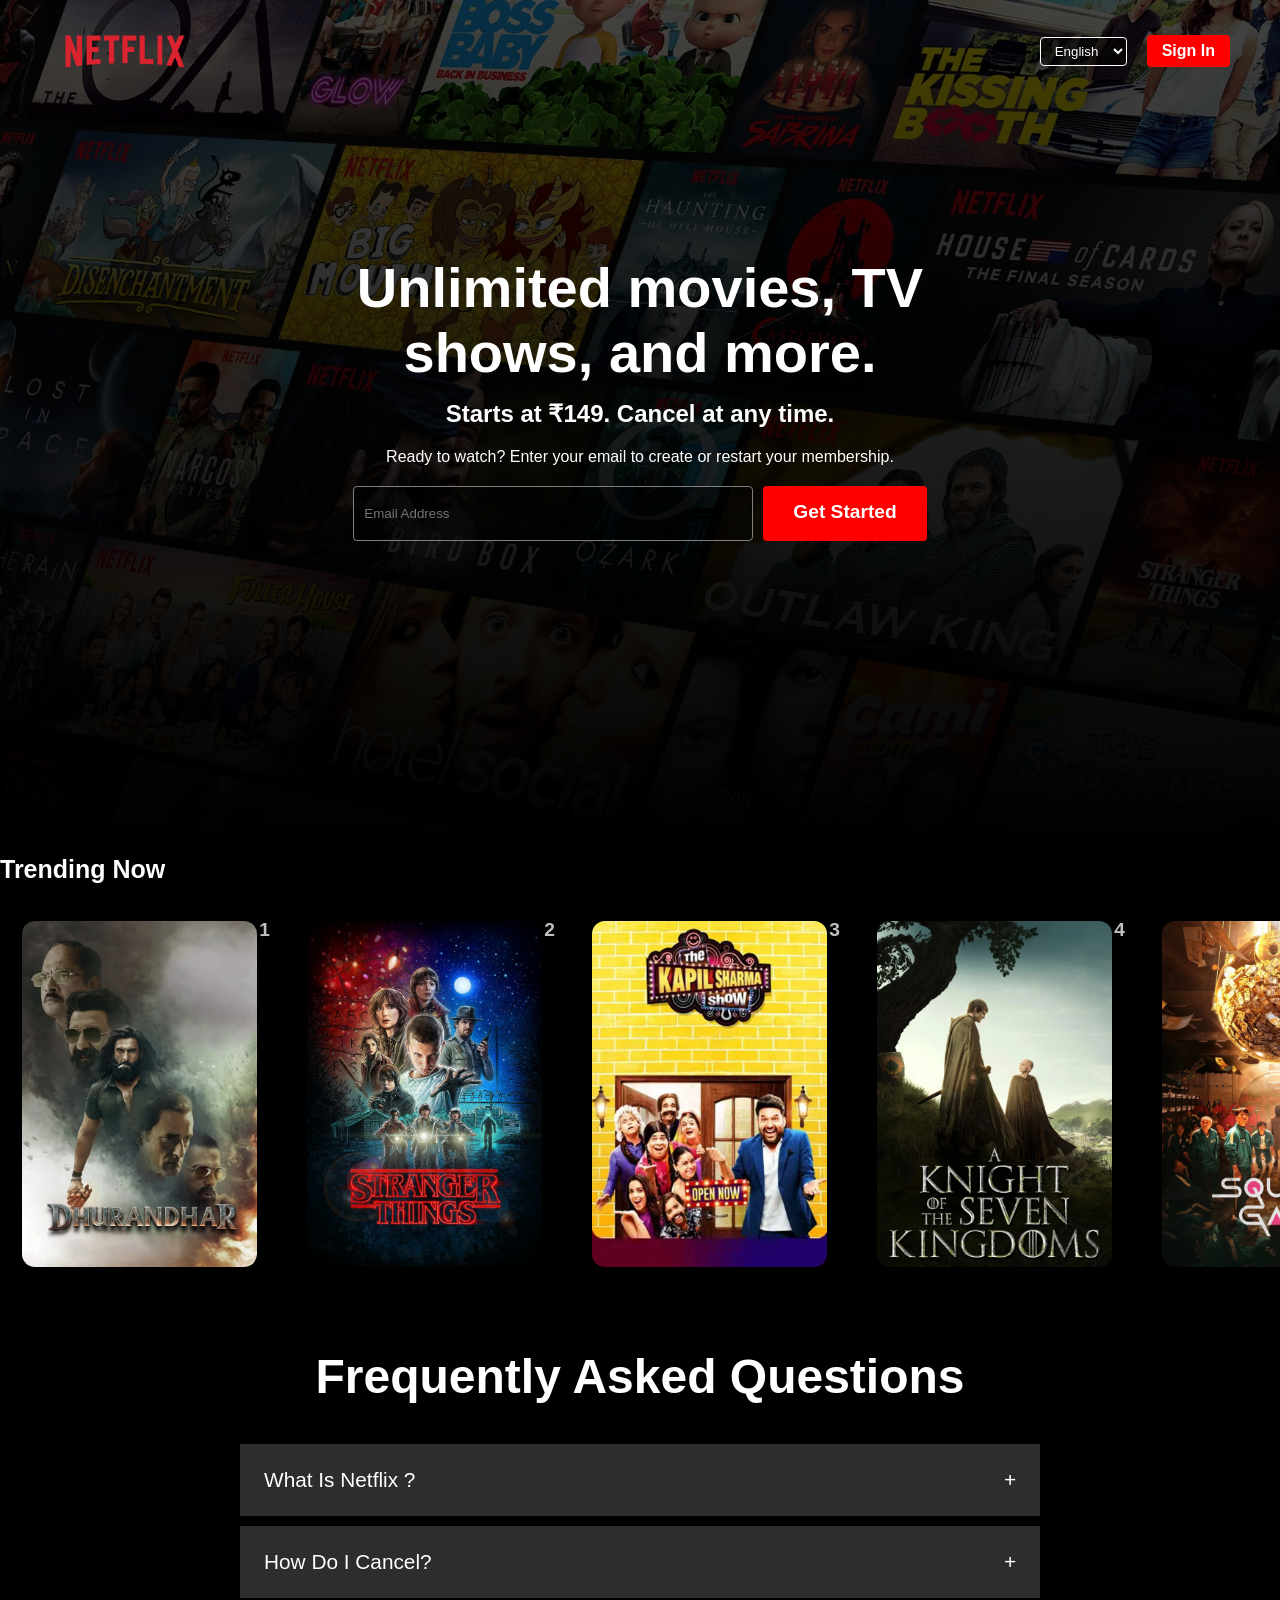
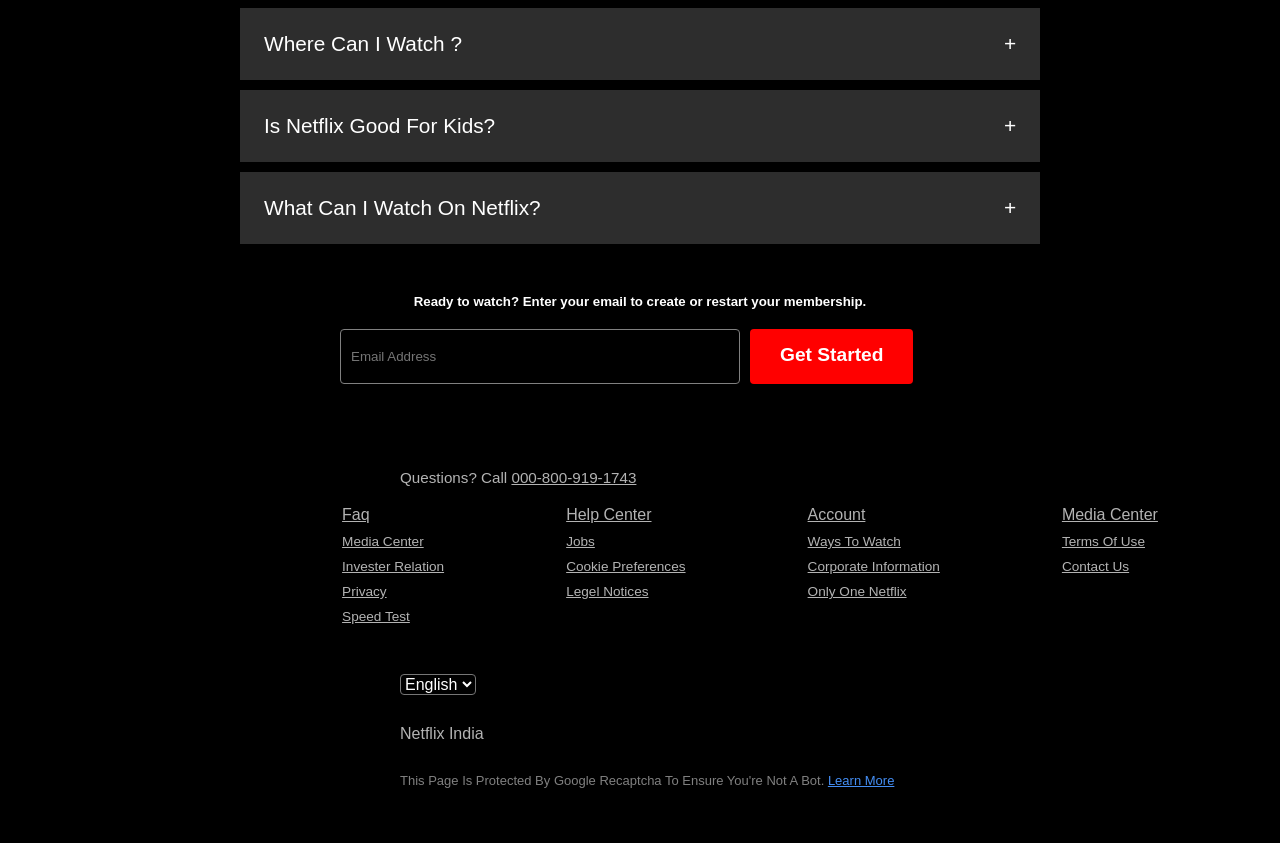
<file: index.html>
<!DOCTYPE html>
<html lang="en">
<head>
    <meta charset="UTF-8">
    <meta name="google-site-verification" content="r7_HCYBLJ7zoiZiRZqFVu3m4uHvVKFVzAHvmXZoURQE" />
    <meta name="viewport" content="width=device-width, initial-scale=1.0">
    <title>Netflix Clone</title>
    <link rel="stylesheet" href="netflix.css">
    <link rel="stylesheet" href="https://cdnjs.cloudflare.com/ajax/libs/font-awesome/6.0.0/css/all.min.css">
</head>
<body>

    <div class="hero-wrapper">
        <div class="but">
            <img class="logo" src="netflixlogo2.png" alt="Netflix Logo">

            <div class="nav-right">
                <select class="lang" name="language">
                    <option value="english">English</option>
                    <option value="hindi">Hindi</option>
                    <option value="marathi">Marathi</option>
                </select>
                <a class="bts" href="#">Sign In</a>
            </div>
        </div>

        <div class="content">
            <h1>Unlimited movies, TV<br> shows, and more.</h1>
            <h2>Starts at ₹149. Cancel at any time.</h2>
            <p>Ready to watch? Enter your email to create or restart your membership.</p>

            <div class="mail">
                <input type="email" placeholder="Email Address">
                <a href="#">Get Started</a>
            </div>
        </div>
    </div>

    <div class="container">
        <div class="section-title">
            Trending Now
        </div>
        <div class="slider">
        <div class="card">
            <img src="img1.webp" alt="image 1">
            <div class="number"> <div class="num">1</div>  </div>
            </div>
              <div class="card">
            <img src="img2.jpg" alt="image 2">
            <div class="number"> 2 </div>
            </div>
              <div class="card">
            <img src="img3.webp" alt="image 3">
            <div class="number"> 3 </div>
            </div>

             <div class="card">
            <img src="img4.webp" alt="image 4">
            <div class="number"> 4 </div>
            </div>

             <div class="card">
            <img src="img5.webp" alt="image 5">
            <div class="number"> 5 </div>
            </div>
             <div class="card">
            <img src="img6.webp" alt="image 6">
            <div class="number"> 6 </div>
            </div>
             <div class="card">
            <img src="img7.webp" alt="image 7">
            <div class="number"> 7 </div>
            </div>
             <div class="card">
            <img src="img8.webp" alt="image 8">
            <div class="number"> 8 </div>
            </div>

     

            </div>
            </div>
            
    </div>

    <section class="faq">
    <h2>Frequently Asked Questions</h2>
    <div class="faq-list">
        
        <div class="faq-item">
            <button class="faq-question"> What is Netflix ? <i class="plus-icon">+</i></button>
            <div class="faq-answer">
                <p>Netflix is a streaming service that offers a wide variety of award-winning TV shows, movies, anime, documentaries and more – on thousands of internet-connected devices.

You can watch as much as you want, whenever you want, without a single ad – all for one low monthly price. There's always something new to discover, and new TV shows and movies are added every week! </p>
            </div>
        </div>

        <div class="faq-item">
            <button class="faq-question">how do i cancel? <i class="plus-icon">+</i></button>
            <div class="faq-answer">
                <p>Netflix is flexible. You can easily cancel your account online in two clicks. There are no cancellation fees – start or stop your account anytime.</p>
            </div>
        </div>

           <div class="faq-item">
            <button class="faq-question">where can i watch ?<i class="plus-icon">+</i></button>
            <div class="faq-answer">
                <p>Watch anywhere, anytime. Sign in with your Netflix account to watch instantly on the web at netflix.com from your personal computer or on any internet-connected device that offers the Netflix app, including smart TVs, smartphones, tablets, streaming media players and game consoles.

You can also download your favourite shows with the iOS or Android app. Use downloads to watch while you're on the go and without an internet connection. Take Netflix with you anywhere.</p>
            </div>
        </div>

           <div class="faq-item">
            <button class="faq-question">Is Netflix good for kids? <i class="plus-icon">+</i></button>
            <div class="faq-answer">
                <p>The Netflix Kids experience is included in your membership to give parents control while kids enjoy family-friendly TV shows and films in their own space.

Kids profiles come with PIN-protected parental controls that let you restrict the maturity rating of content kids can watch and block specific titles you don’t want kids to see.</p>
            </div>
        </div>

          <div class="faq-item">
            <button class="faq-question">What can i watch on netflix? <i class="plus-icon">+</i></button>
            <div class="faq-answer">
                <p>Netflix has an extensive library of feature films, documentaries, shows, anime, award-winning Netflix originals, and more. Watch as much as you want, anytime you want.</p>
        </div>

        </div>


        <h5 class="letter">Ready to watch? Enter your email to create or restart your membership.</h5>

         <div class="mail2">
                <input type="email" placeholder="Email Address">
                <a href="#">Get Started</a>
            </div>
</section>

 <footer>
        <div class="foot-panel1">
            Questions? Call <a href="#">000-800-919-1743</a> 
        </div>

        <div class="foot-panel2">
            <ul>
                <p>faq</p>
                <a>media center </a>
                <a>invester relation </a>
               <a>privacy</a> 
               <a>speed test</a>
            </ul>

              <ul>
                <p>help center</p>
                <a>jobs</a>
                <a>cookie preferences</a>
               <a>legel notices</a> 
            </ul>

              <ul>
                <p>account</p>
                <a>ways to watch </a>
                <a>corporate information</a>
               <a>only one netflix</a> 
            </ul>

               <ul>
                <p>media center</p>
                <a>terms of use </a>
                <a>contact us</a>
            </ul>
    
        </div>
        
             <select class="lang2" name="language">
                    <option value="english">English</option>
                    <option value="hindi">Hindi</option>
                    <option value="marathi">Marathi</option>
                </select>
           
  
   

            <div class="pages">
                <a>netflix india</a>
            
            </div>
            <div class="copyright">
                this page is protected by google recaptcha to ensure you're not a bot. <a href="#">learn more</a>

            </div>
    
        
    </footer>


</div>

</body>
</html>
</file>
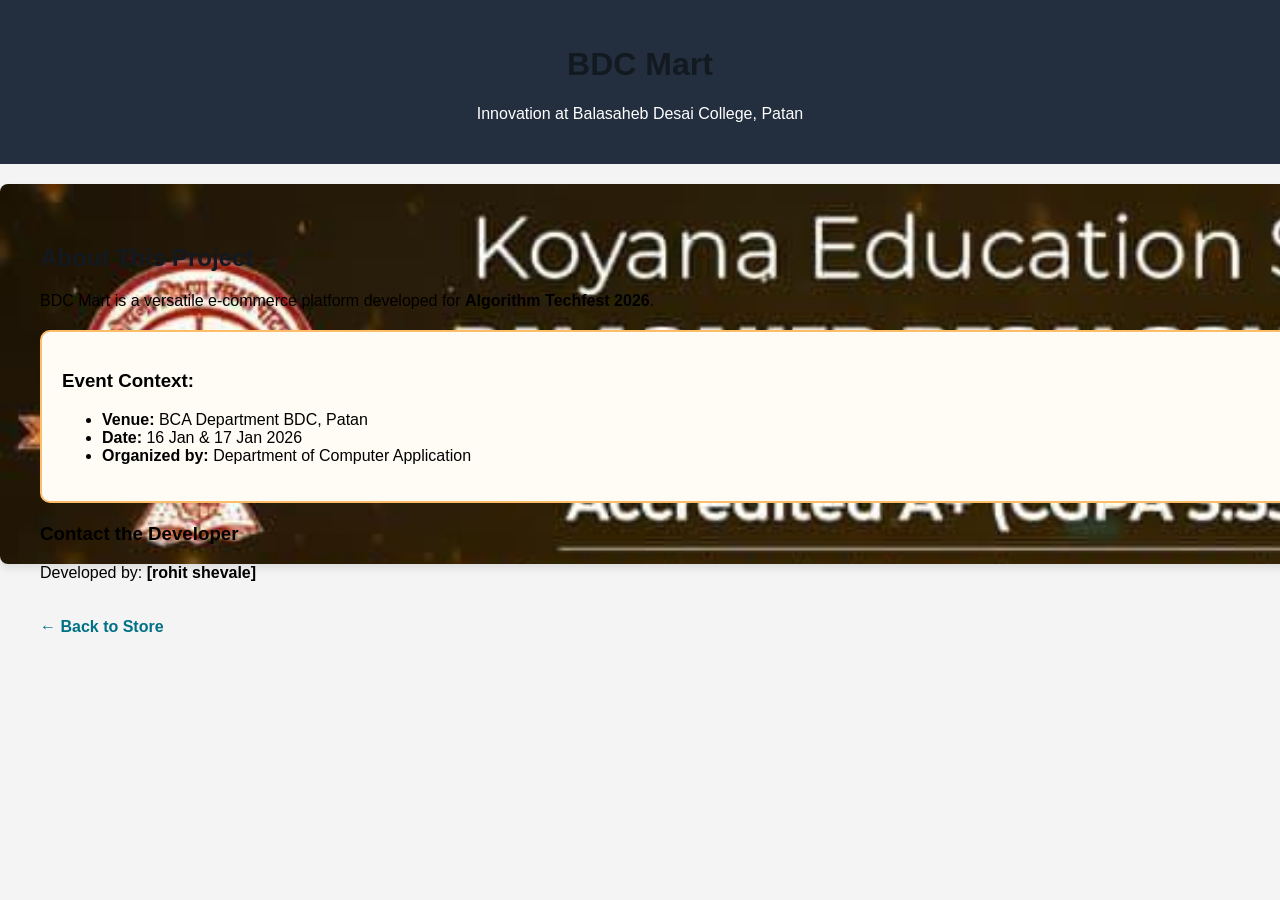
<file: bdc.html>
<!DOCTYPE html>
<html lang="en">
<head>
    <meta charset="UTF-8">
    <meta name="viewport" content="width=device-width, initial-scale=1.0">
    <title>BDC Mart - About Us</title>
    <link rel="stylesheet" href="bdc.css">
    
    
</head>
<body>
    <header>
        <h1>BDC Mart</h1>
        <p>Innovation at Balasaheb Desai College, Patan</p>
    </header>

    <div class="container">
        <h2>About This Project</h2>
        <p>BDC Mart is a versatile e-commerce platform developed for <strong>Algorithm Techfest 2026</strong>.</p>
        
        <div class="event-box">
            <h3>Event Context:</h3>
            <ul>
                <li><strong>Venue:</strong> BCA Department BDC, Patan</li>
                <li><strong>Date:</strong> 16 Jan & 17 Jan 2026</li>
                <li><strong>Organized by:</strong> Department of Computer Application</li>
            </ul>
        </div>

        <h3>Contact the Developer</h3>
        <p>Developed by: <strong>[rohit shevale]</strong></p>
        <a href="college.html" class="back-link">← Back to Store</a>
    </div>
</body>
</html>
</file>
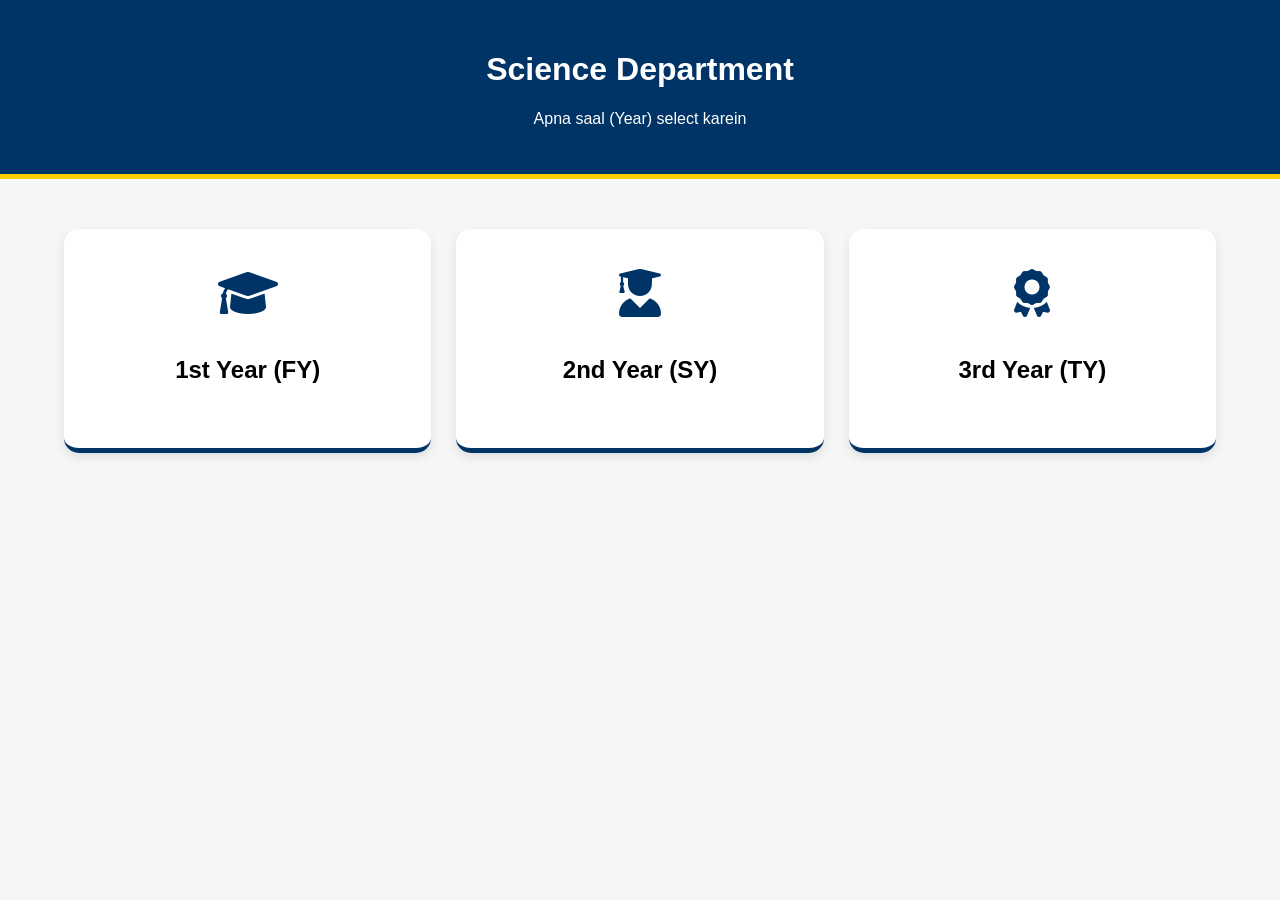
<file: bsc.html>
<!DOCTYPE html>
<html lang="en">
<head>
    <meta charset="UTF-8">
    <meta name="viewport" content="width=device-width, initial-scale=1.0">
    <title>Science Years | EduVault</title>
    <link rel="stylesheet" href="https://cdnjs.cloudflare.com/ajax/libs/font-awesome/6.0.0/css/all.min.css">
    <style>
        body { font-family: sans-serif; background-color: #f4f7f6; margin: 0; text-align: center; }
        .header { background: #003366; color: white; padding: 30px; border-bottom: 5px solid #ffcc00; }
        .container { padding: 50px 5%; display: grid; grid-template-columns: repeat(auto-fit, minmax(250px, 1fr)); gap: 25px; }
        
        .year-card { 
            background: white; padding: 40px; border-radius: 15px; 
            box-shadow: 0 4px 10px rgba(0,0,0,0.1); cursor: pointer; transition: 0.3s;
            border-bottom: 5px solid #003366; text-decoration: none; color: inherit;
        }
        .year-card:hover { transform: translateY(-10px); background: #eef5ff; border-color: #ffcc00; }
        .year-card i { font-size: 3rem; color: #003366; margin-bottom: 15px; }
        .year-card h3 { font-size: 1.5rem; }
    </style>
</head>
<body>

    <div class="header">
        <h1>Science Department</h1>
        <p>Apna saal (Year) select karein</p>
    </div>

    <div class="container">
     <div class="year-card" onclick="window.location.href='bscfy.html'">
    <i class="fas fa-graduation-cap"></i>
    <h3>1st Year (FY)</h3>
</div>
        <a href="sci-sy.html" class="year-card">
            <i class="fas fa-user-graduate"></i>
            <h3>2nd Year (SY)</h3>
        </a>

        <a href="sci-ty.html" class="year-card">
            <i class="fas fa-award"></i>
            <h3>3rd Year (TY)</h3>
        </a>
    </div>

</body>
</html>
</file>
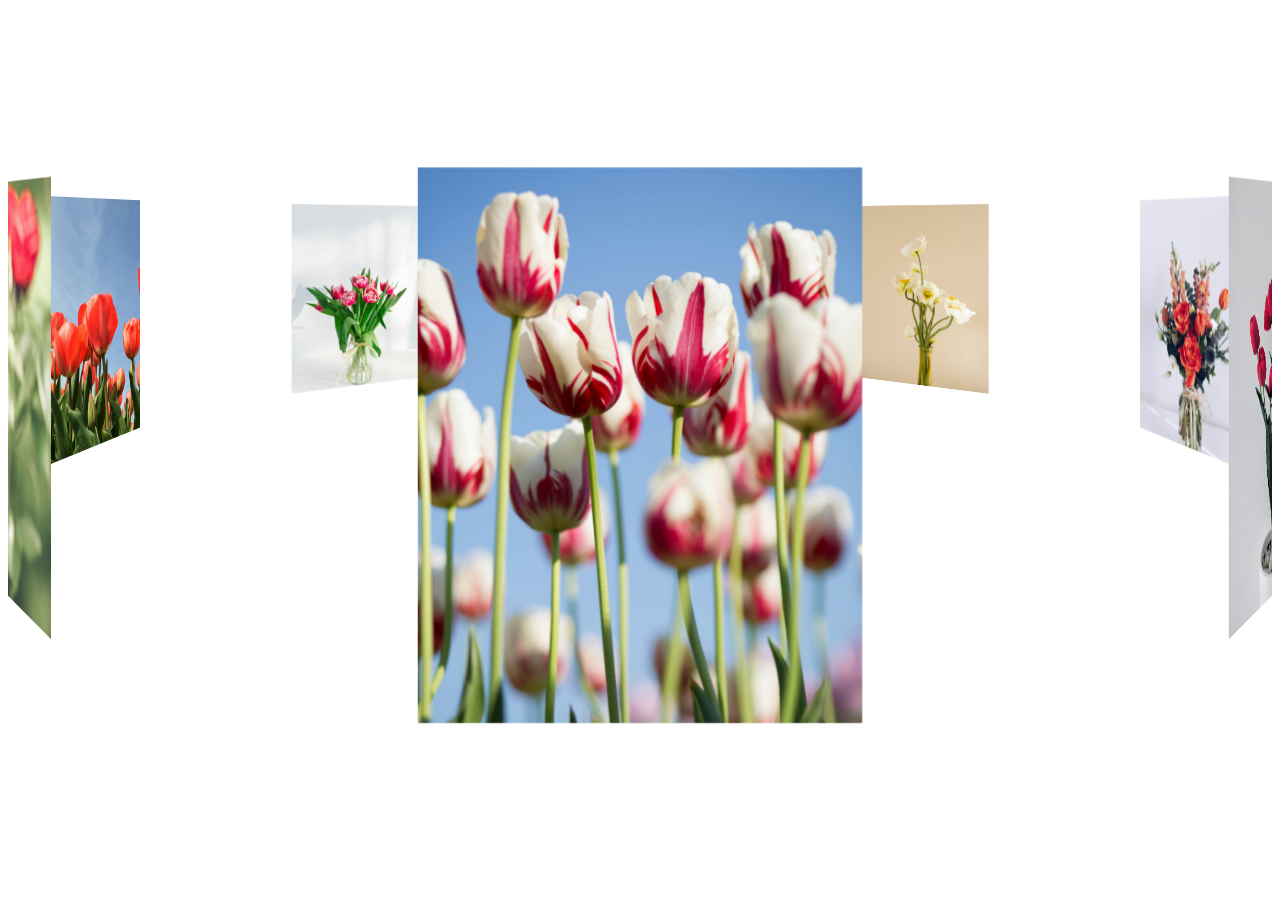
<file: college.html>
<!DOCTYPE html>
<html lang="en">
<head>
  <meta charset="UTF-8">
  <meta name="viewport" content="width=device-width, initial-scale=1.0">
  <title>Document</title>
  <link rel="stylesheet" href="college.css">
</head>
<body>
  <div class="banner">
    <div class="slider" style="--quantity:8">
      <div class="item" style="--position:1"> <img src="flowerimg1.jpg" alt=""></div>
      <div class="item" style="--position:2"> <img src="flowerimg2.jpg" alt=""></div>
      <div class="item" style="--position:3"> <img src="flowerimg3.jpg" alt=""></div>
      <div class="item" style="--position:4"> <img src="flowerimg4.jpg" alt=""></div>
      <div class="item" style="--position:5"> <img src="flowerimg5.jpg" alt=""></div>
      <div class="item" style="--position:6"> <img src="flowerimg6.jpg" alt=""></div>
      <div class="item" style="--position:7"> <img src="flowerimg7.jpg" alt=""></div>
      <div class="item" style="--position:8"> <img src="flowerimg8.jpg" alt=""></div>
    </div>
  </div>
</body>
</html>
</file>
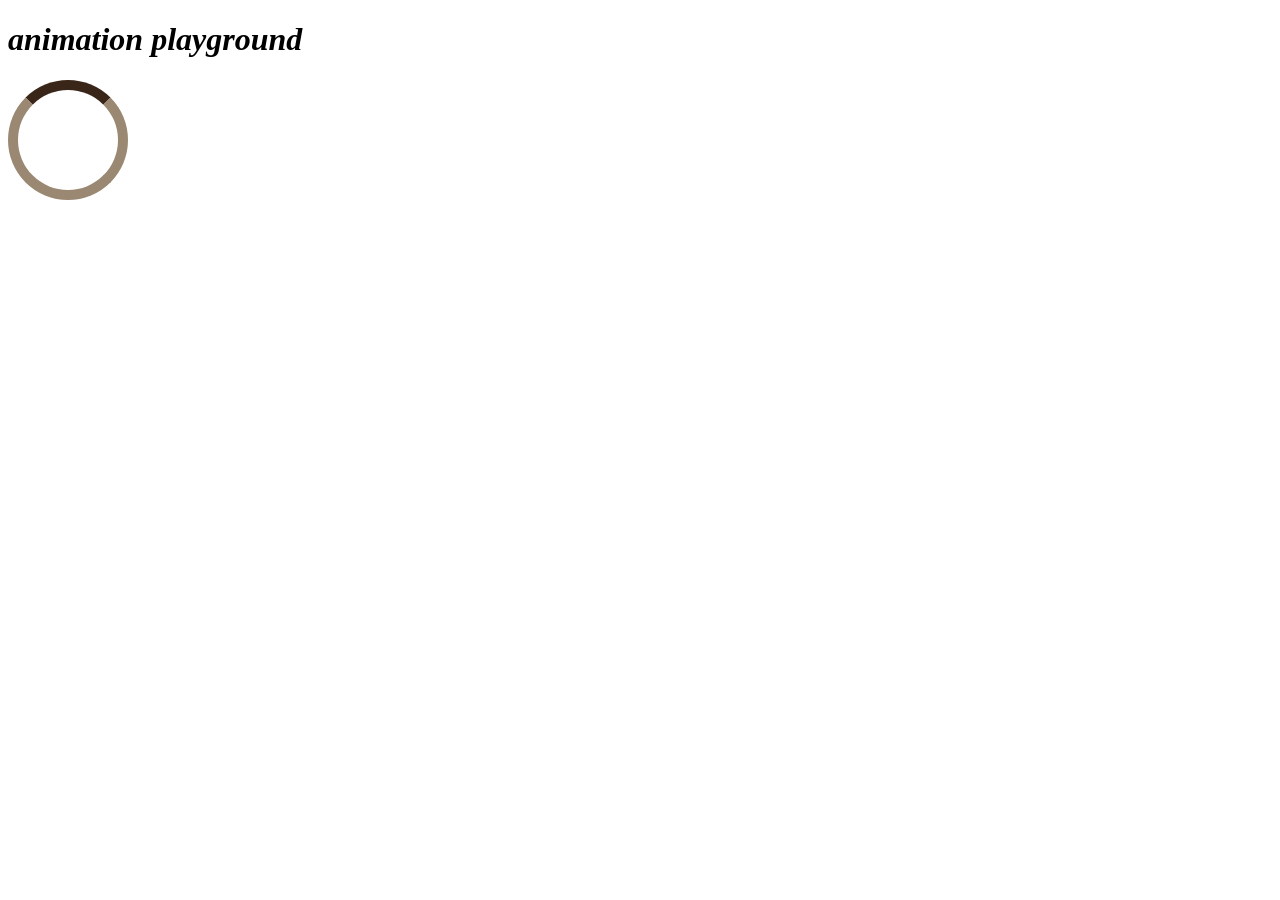
<file: hi.html>
<!DOCTYPE html>
<html lang="en">
<head>
    <meta charset="UTF-8">
    <meta name="viewport" content="width=device-width, initial-scale=1.0">
    <title>Document</title>
    <link rel="stylesheet" href="hi.css">
</head>
<body>
<h1><i>animation playground </i>  </h1>

    
<div class="loder"></div>




</body>
</html>
</file>
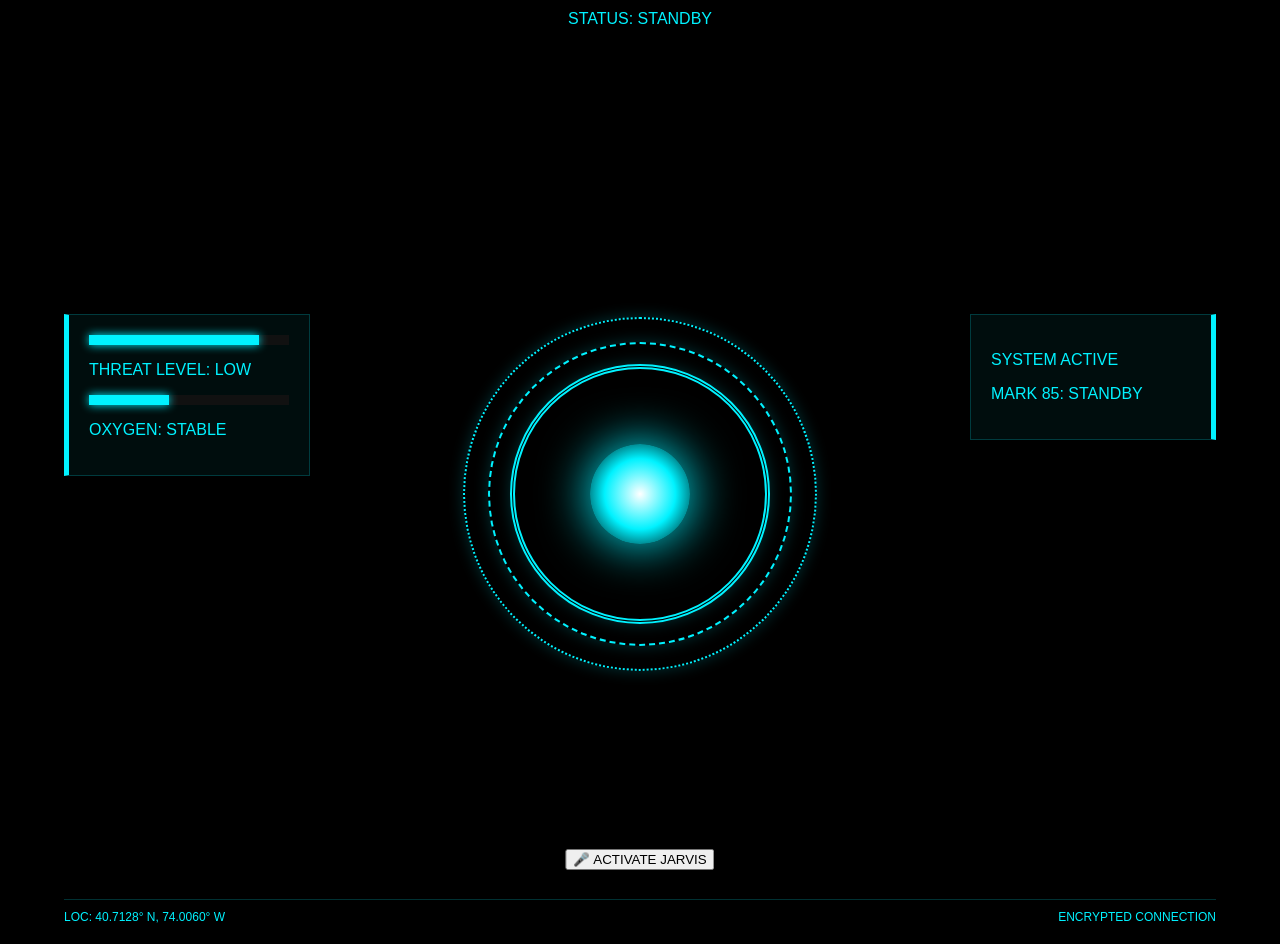
<file: jarvis.html>
<!DOCTYPE html>
<html lang="en">
<head>
    <meta charset="UTF-8">
    <title>JARVIS: Legendary Interface</title>
    <link rel="stylesheet" href="jarvis.css">
</head>
<button id="micBtn" style="position:fixed; bottom:30px; left:50%; transform:translateX(-50%);">
  🎤 ACTIVATE JARVIS
</button>

<p id="status" style="text-align:center; margin-top:10px;">
  Status: STANDBY
</p>

<script src="jarvis.js"></script>
<body>
    

    <div class="scanline"></div>
    
    <div class="main-display">
        <div class="arc-container">
            <div class="ring-1"></div>
            <div class="ring-2"></div>
            <div class="ring-3"></div>
            <div class="core-glow"></div>
        </div>

        <div class="side-panel left">
            <div class="stat-bar"><div class="fill" style="width: 85%;"></div></div>
            <p>THREAT LEVEL: LOW</p>
            <div class="stat-bar"><div class="fill" style="width: 40%;"></div></div>
            <p>OXYGEN: STABLE</p>
        </div>

        <div class="side-panel right">
            <p class="glitch" data-text="SYSTEM ACTIVE">SYSTEM ACTIVE</p>
            <div class="grid-display"></div>
            <p>MARK 85: STANDBY</p>
        </div>

        <div class="footer">
            <span>LOC: 40.7128° N, 74.0060° W</span>
            <span class="pulse-dot"></span>
            <span>ENCRYPTED CONNECTION</span>
        </div>
    </div>
</body>
</html>
</file>
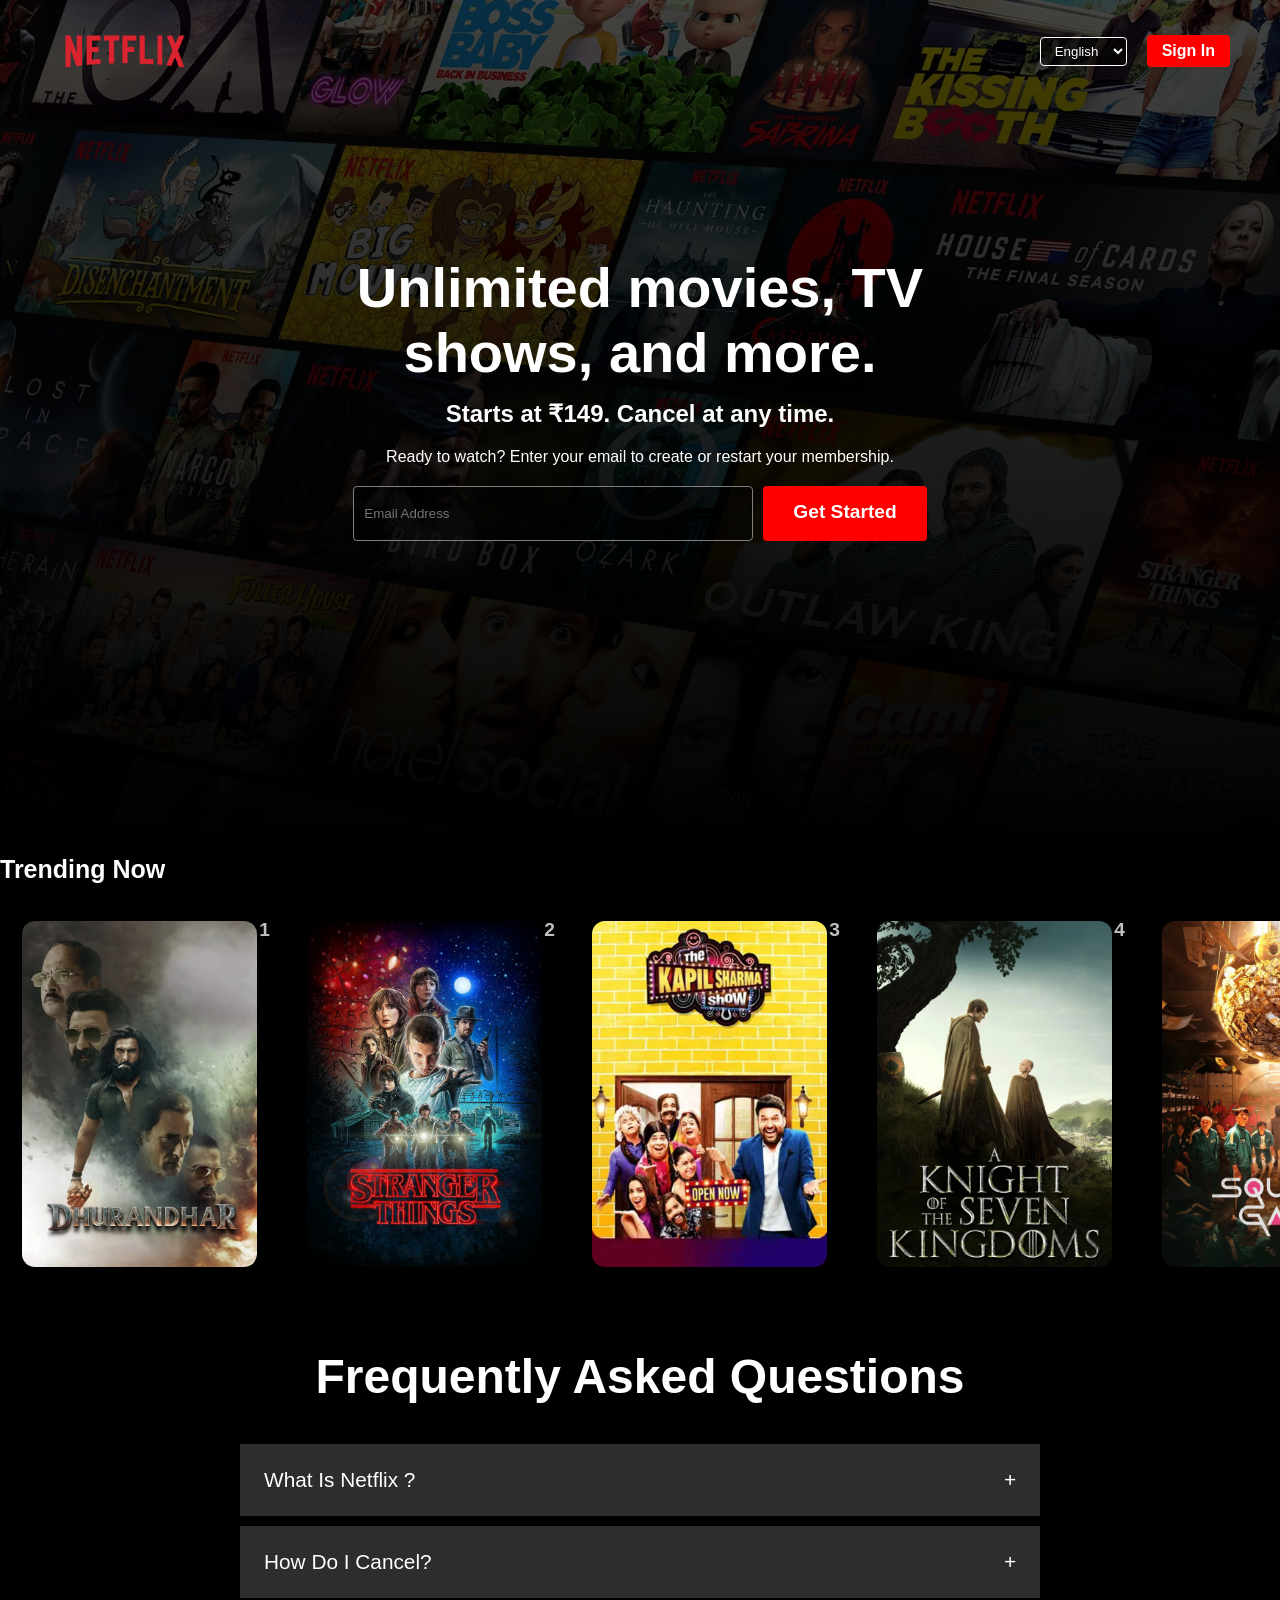
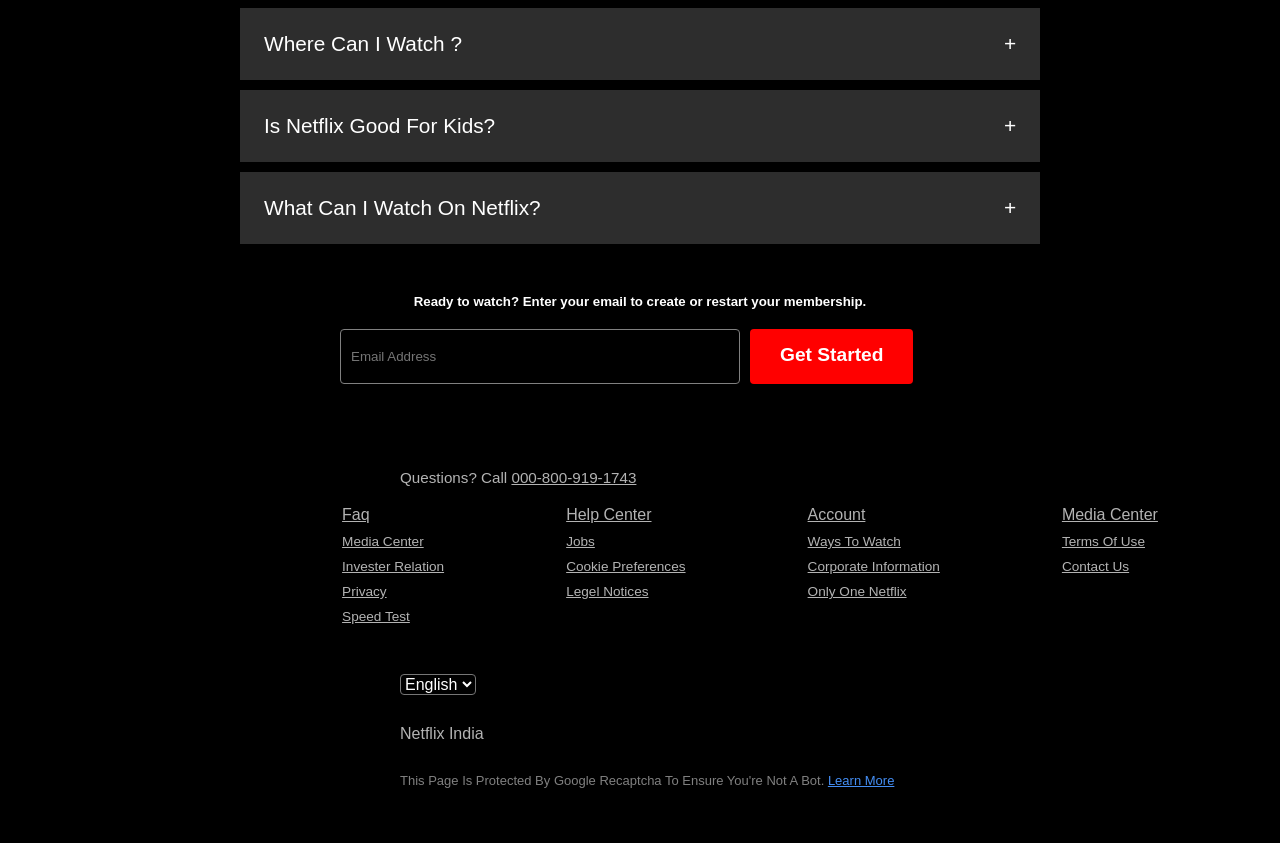
<file: netflix.html>
<!DOCTYPE html>
<html lang="en">
<head>
    <meta charset="UTF-8">
    <meta name="viewport" content="width=device-width, initial-scale=1.0">
    <title>Netflix Clone</title>
    <link rel="stylesheet" href="netflix.css">
    <link rel="stylesheet" href="https://cdnjs.cloudflare.com/ajax/libs/font-awesome/6.0.0/css/all.min.css">
</head>
<body>

    <div class="hero-wrapper">
        <div class="but">
            <img class="logo" src="netflixlogo2.png" alt="Netflix Logo">

            <div class="nav-right">
                <select class="lang" name="language">
                    <option value="english">English</option>
                    <option value="hindi">Hindi</option>
                    <option value="marathi">Marathi</option>
                </select>
                <a class="bts" href="#">Sign In</a>
            </div>
        </div>

        <div class="content">
            <h1>Unlimited movies, TV<br> shows, and more.</h1>
            <h2>Starts at ₹149. Cancel at any time.</h2>
            <p>Ready to watch? Enter your email to create or restart your membership.</p>

            <div class="mail">
                <input type="email" placeholder="Email Address">
                <a href="#">Get Started</a>
            </div>
        </div>
    </div>

    <div class="container">
        <div class="section-title">
            Trending Now
        </div>
        <div class="slider">
        <div class="card">
            <img src="img1.webp" alt="image 1">
            <div class="number"> <div class="num">1</div>  </div>
            </div>
              <div class="card">
            <img src="img2.jpg" alt="image 2">
            <div class="number"> 2 </div>
            </div>
              <div class="card">
            <img src="img3.webp" alt="image 3">
            <div class="number"> 3 </div>
            </div>

             <div class="card">
            <img src="img4.webp" alt="image 4">
            <div class="number"> 4 </div>
            </div>

             <div class="card">
            <img src="img5.webp" alt="image 5">
            <div class="number"> 5 </div>
            </div>
             <div class="card">
            <img src="img6.webp" alt="image 6">
            <div class="number"> 6 </div>
            </div>
             <div class="card">
            <img src="img7.webp" alt="image 7">
            <div class="number"> 7 </div>
            </div>
             <div class="card">
            <img src="img8.webp" alt="image 8">
            <div class="number"> 8 </div>
            </div>

     

            </div>
            </div>
            
    </div>

    <section class="faq">
    <h2>Frequently Asked Questions</h2>
    <div class="faq-list">
        
        <div class="faq-item">
            <button class="faq-question"> What is Netflix ? <i class="plus-icon">+</i></button>
            <div class="faq-answer">
                <p>Netflix is a streaming service that offers a wide variety of award-winning TV shows, movies, anime, documentaries and more – on thousands of internet-connected devices.

You can watch as much as you want, whenever you want, without a single ad – all for one low monthly price. There's always something new to discover, and new TV shows and movies are added every week! </p>
            </div>
        </div>

        <div class="faq-item">
            <button class="faq-question">how do i cancel? <i class="plus-icon">+</i></button>
            <div class="faq-answer">
                <p>Netflix is flexible. You can easily cancel your account online in two clicks. There are no cancellation fees – start or stop your account anytime.</p>
            </div>
        </div>

           <div class="faq-item">
            <button class="faq-question">where can i watch ?<i class="plus-icon">+</i></button>
            <div class="faq-answer">
                <p>Watch anywhere, anytime. Sign in with your Netflix account to watch instantly on the web at netflix.com from your personal computer or on any internet-connected device that offers the Netflix app, including smart TVs, smartphones, tablets, streaming media players and game consoles.

You can also download your favourite shows with the iOS or Android app. Use downloads to watch while you're on the go and without an internet connection. Take Netflix with you anywhere.</p>
            </div>
        </div>

           <div class="faq-item">
            <button class="faq-question">Is Netflix good for kids? <i class="plus-icon">+</i></button>
            <div class="faq-answer">
                <p>The Netflix Kids experience is included in your membership to give parents control while kids enjoy family-friendly TV shows and films in their own space.

Kids profiles come with PIN-protected parental controls that let you restrict the maturity rating of content kids can watch and block specific titles you don’t want kids to see.</p>
            </div>
        </div>

          <div class="faq-item">
            <button class="faq-question">What can i watch on netflix? <i class="plus-icon">+</i></button>
            <div class="faq-answer">
                <p>Netflix has an extensive library of feature films, documentaries, shows, anime, award-winning Netflix originals, and more. Watch as much as you want, anytime you want.</p>
        </div>

        </div>


        <h5 class="letter">Ready to watch? Enter your email to create or restart your membership.</h5>

         <div class="mail2">
                <input type="email" placeholder="Email Address">
                <a href="#">Get Started</a>
            </div>
</section>

 <footer>
        <div class="foot-panel1">
            Questions? Call <a href="#">000-800-919-1743</a> 
        </div>

        <div class="foot-panel2">
            <ul>
                <p>faq</p>
                <a>media center </a>
                <a>invester relation </a>
               <a>privacy</a> 
               <a>speed test</a>
            </ul>

              <ul>
                <p>help center</p>
                <a>jobs</a>
                <a>cookie preferences</a>
               <a>legel notices</a> 
            </ul>

              <ul>
                <p>account</p>
                <a>ways to watch </a>
                <a>corporate information</a>
               <a>only one netflix</a> 
            </ul>

               <ul>
                <p>media center</p>
                <a>terms of use </a>
                <a>contact us</a>
            </ul>
    
        </div>
        
             <select class="lang2" name="language">
                    <option value="english">English</option>
                    <option value="hindi">Hindi</option>
                    <option value="marathi">Marathi</option>
                </select>
           
  
   

            <div class="pages">
                <a>netflix india</a>
            
            </div>
            <div class="copyright">
                this page is protected by google recaptcha to ensure you're not a bot. <a href="#">learn more</a>

            </div>
    
        
    </footer>


</div>

</body>
</html>
</file>
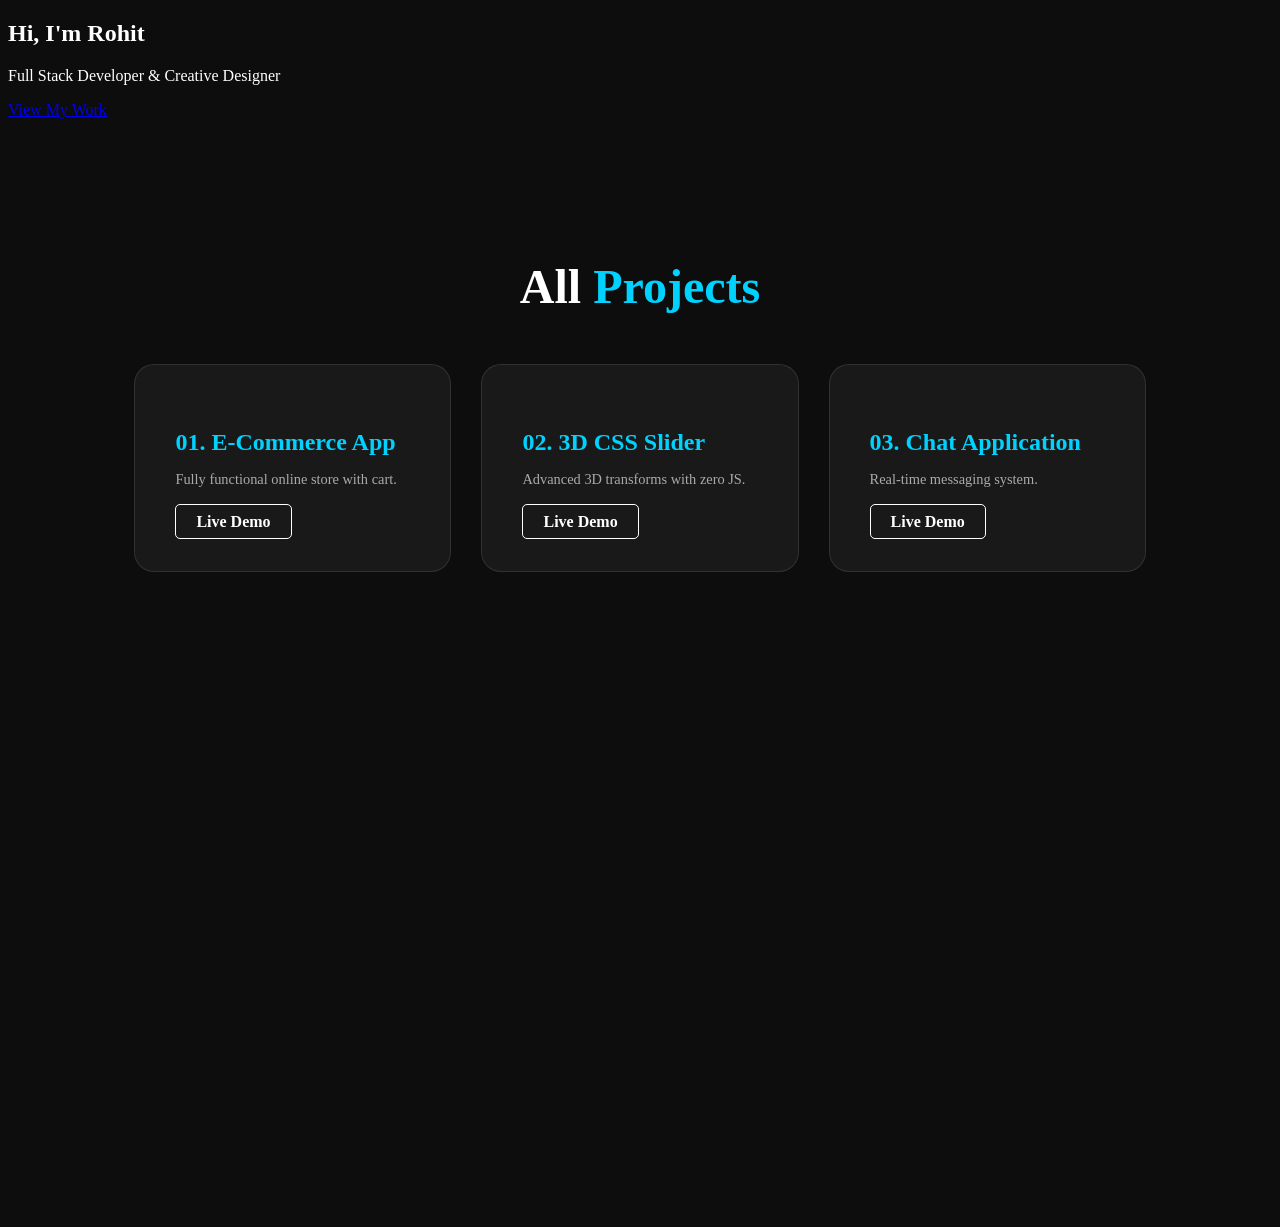
<file: portfolio.html>
<!DOCTYPE html>
<html lang="en">
<head>
    <meta charset="UTF-8">
    <meta name="viewport" content="width=device-width, initial-scale=1.0">
    <title>Rohit | Portfolio</title>
    <link rel="stylesheet" href="portfolio.css">
    <link rel="stylesheet" href="https://cdnjs.cloudflare.com/ajax/libs/font-awesome/6.0.0/css/all.min.css">
</head>
<body>
<section class="hero">
    <div class="hero-content">
        <h1>Hi, I'm <span class="highlight">Rohit</span></h1>
        <p>Full Stack Developer & Creative Designer</p>
        <div class="buttons">
            <a href="#my-projects" class="btn primary">View My Work</a>
        </div>
    </div>
</section>

<section id="my-projects" class="portfolio-section">
    <h2 class="section-title">All <span>Projects</span></h2>
    
    <div class="project-grid">
        <div class="project-box">
            <div class="box-content">
                <h3>01. E-Commerce App</h3>
                <p>Fully functional online store with cart.</p>
                <a href="#" class="view-btn">Live Demo</a>
            </div>
        </div>

        <div class="project-box">
            <div class="box-content">
                <h3>02. 3D CSS Slider</h3>
                <p>Advanced 3D transforms with zero JS.</p>
                <a href="#" class="view-btn">Live Demo</a>
            </div>
        </div>

        <div class="project-box">
            <div class="box-content">
                <h3>03. Chat Application</h3>
                <p>Real-time messaging system.</p>
                <a href="#" class="view-btn">Live Demo</a>
            </div>
        </div>
        
        </div>
</section>

</body>
</html>
</file>
<file: netflix.css>
* {
    margin: 0;
    padding: 0;
    box-sizing: border-box;
}

body {
    background-color: black;
    color: white;
    font-family: 'Franklin Gothic Medium', 'Arial Narrow', Arial, sans-serif;
}


.hero-wrapper {
    width: 100%;
    min-height: 95vh; 
    background-image: linear-gradient(to top, rgba(0,0,0,1) 1%, rgba(0,0,0,0.3)), url(netfliximage.jpg);
    background-size: cover;
    background-position: center;
    padding: 20px 50px;
}

.logo {
    width: 150px;
}

.but {
    display: flex;
    justify-content: space-between;
    align-items: center;
}

.nav-right {
    display: flex;
    gap: 20px;
    align-items: center;
}

.lang {
    background: rgba(0,0,0,0.5);
    color: white;
    padding: 5px 10px;
    border: 1px solid white;
    border-radius: 4px;
}

.bts {
    color: white;
    background-color: red;
    padding: 7px 15px;
    text-decoration: none;
    border-radius: 4px;
    font-weight: bold;
}


.content {
    display: flex;
    flex-direction: column;
    justify-content: center;
    align-items: center;
    height: 70vh;
    text-align: center;
}

.content h1 {
    font-size: 3.5rem;
    margin-bottom: 15px;
}

.content h2 {
    font-size: 1.5rem;
    margin-bottom: 20px;
}

.mail {
    display: flex;
    gap: 10px;
    margin-top: 20px;
}

.mail input {
    width: 400px;
    height: 55px;
    padding: 10px;
    background: rgba(0,0,0,0.4);
    border: 1px solid gray;
    color: white;
    border-radius: 4px;
}

.mail a {
    background-color: red;
    color: white;
    padding: 15px 30px;
    text-decoration: none;
    font-size: 1.2rem;
    font-weight: bold;
    border-radius: 4px;
}

.container {
 .container {
    padding: 20px 4vw; 
    width: 100%;        
    margin-top: 30px;
   
}
    
}
.section-title{
    font-size:25px;
    font-family:arial;
    font-weight:bold;
    margin-bottom:25px;
    color:white;

}

    .slider {
    display: flex;
    overflow-x: auto;  
    gap: 15px;         
    padding: 10px 0;
    scrollbar-width: none;
}

.slider::-webkit-scrollbar {
    display: none;     
    scroll-snap-type: x mandatory ;
    scrollbar-width: none;
    
}

.card {
    flex-shrink: 0;     
    width: 250px;       
    height: 350px;      
    position: static;
    margin-left: 20px;
    display: flex;
    z-index: 2;
    font-size: larger;
    font-weight: 900;
   
    

    /*images yaha se hum height badha sakte hahi   */
    
}

.card img {
    width: 100%;
    height: 100%;
    object-fit: cover; 
    border-radius: 6px;
    position:static;
    z-index: 2;
    border: 2px solid black;
    border-radius: 15px;
    
}

.number{
    color: silver;
    height: 80px;
    
}
.faq {
    background: #000;
    color: white;
    padding: 70px 45px;
    text-align: center;
}

.faq h2 {
    font-size: 3rem;
    margin-bottom: 40px;
}

.faq-list {
    max-width: 800px;
    margin: 0 auto;
}

.faq-item {
    margin-bottom: 10px;
}

.faq-question {
    font-family: Arial, Helvetica, sans-serif;
    width: 100%;
    background: #2d2d2d;
    color: white;
    padding: 24px;
    display: flex;
    justify-content: space-between;
    align-items: center;
    font-size: 1.3rem;
    border: none;
    outline: none;
    cursor: pointer;
    transition: background 0.3s ease;
    text-transform: capitalize;
}

.faq-question:hover {
    background: #414141;
}

.faq-answer {
    background: #2d2d2d;
    max-height: 0; 
    overflow: hidden;
    transition: max-height 0.25s cubic-bezier(0.5, 0, 0.1, 1);
    text-align: left;
    text-transform: capitalize;
}

.faq-answer p {
    padding: 24px;
    font-size: 1.2rem;
    border-top: 1px solid black;
    text-transform: capitalize;
}


.faq-item.active .faq-answer {
    max-height: 600px;
}

.faq-item.active .plus-icon {
    transform: rotate(45deg); 
}
.letter{
    color: white;
    padding-top: 40px;
    font: 16px;
    font-family: Arial, Helvetica, sans-serif;
     transition: background 0.3s ease;
}


.mail2 {
    display: flex;
    gap: 10px;
    margin-top: 20px;
    margin-left: 100px;
}

.mail2 input {
    width: 400px;
    height: 55px;
    padding: 10px;
    background: rgba(0,0,0,0.4);
    border: 1px solid gray;
    color: white;
    border-radius: 4px;
}

.mail2 a {
    background-color: red;
    color: white;
    padding: 15px 30px;
    text-decoration: none;
    font-size: 1.2rem;
    font-weight: bold;
    border-radius: 4px;
}

/* footer */
footer{
    margin-top: 15px;

}
.foot-panel1{
    background-color: black;
    color: #ffffffb3;
    height: auto;
    padding-left: 400px;
    font-size: large;
    font-size: 0.95rem;
}
.foot-panel1 a{
    color: #ffffffb3;
}


.foot-panel2{
    background-color:black;
    color: #ffffffb3;
    height: auto;
    padding-left: 220px;
    display:flex;
    justify-content: space-evenly;
    text-transform: capitalize;
    text-decoration: underline;
    
}
ul{
    margin-top: 20px;
}
ul a {
    display: block;
    font-size: 0.85rem;
    margin-top: 10px;
    color:#ffffffb3;

}

.lang2{
    background: rgba(0,0,0,0.5);
    color: white;
    height: auto;
    margin-top: 50px;
    margin-left: 400px;
    font-size:medium;
    border-radius: 4px;
    font-family: Arial, Helvetica, sans-serif;
}
.pages{
    padding-top: 30px;
    padding-left: 400px;
    height: auto;
    text-transform: capitalize;
    font-family: Arial, Helvetica, sans-serif;
    color: #ffffffb3;


}   

.copyright{
    color: #ffffff80;
    height: 100px;
    text-transform: capitalize;
    padding-top: 30px;
    font-family: Arial, Helvetica, sans-serif;
    padding-left: 400px;
    font-size: small;


}
.copyright a {
    color: #448ef4;
}

/* मोबाइल के लिए बिल्कुल सही और फुल स्क्रीन डिज़ाइन */
@media (max-width: 600px) {
    .content {
        width: 100%;
        display: flex;
        flex-direction: column;
        align-items: center;
    }
    
    .hero-wrapper h1 {
        font-size: 1.5rem !important; /* Text bada na ho jaye */
    }

    .mail {
        flex-direction: column; /* Input aur Button ek ke niche ek */
    }
    .mail input {
        width: 90% !important; /* Mobile screen ke hisab se width */
        margin-bottom: 10px;    /* Button aur input ke beech gap */
        border-radius: 4px;
        text-align: center;
    }

    .mail a {
        width: 90%;
        text-align: center;
        padding: 15px 0;
        display: block;
    }
    .hero-wrapper {
        display: flex;
        flex-direction: column;
        align-items: center;
        justify-content: flex-start; /* Ya center agar aapko beech mein chahiye */
        padding-top: 80px; /* Logo se thoda niche lane ke liye */
        width: 100% !important;
    }
    .slider {
        display: flex;
        overflow-x: auto; /* Side mein scroll karne ke liye */
        gap: 15px;
        padding: 20px 10px;
        scroll-behavior: smooth;
    }

    /* Scrollbar ko thoda saaf dikhane ke liye (optional) */
    .slider::-webkit-scrollbar {
        display: none; /* Scrollbar hide kar dega lekin scroll hoga */
    }
    
}
</file>
<file: bdc.css>
body { font-family: Arial, sans-serif; background-color: #f4f4f4; margin: 0; }
        header { background-color: #232f3e; color: white; padding: 25px 10%; text-align: center; }
        
        .event-box { border: 2px solid #febd69; background: #fffcf5; padding: 20px; margin: 20px 0; border-radius: 10px; }
        .back-link { display: inline-block; margin-top: 20px; color: #007185; text-decoration: none; font-weight: bold; }
        h1, h2 { color: #131921; }

        .container {
             background: white; 
            margin: 20px auto;
             width:2000px;
             height: 300px;
              padding: 40px;
               border-radius: 8px;
                box-shadow: 0 4px 8px rgba(0,0,0,0.1);
                 background-image: url('image.jpeg');
                 background-size: cover;
                 }
</file>
<file: college.css>
/* Main Container */
.banner {
    width: 100%;
    height: 100vh;
    text-align: center;
    overflow: hidden;
    position: relative;
}

/* Slider setup (Cylinder formation) */
.banner .slider {
    position: absolute;
    width: 200px;
    height: 250px;
    top: 10%;
    left: calc(50% - 100px);
    transform-style: preserve-3d;
    transform: perspective(1000px);
    animation: autoRun 20s linear infinite; /* Slider ko ghumane ke liye */
}

/* Har ek image item ki position */
.banner .slider .item {
    position: absolute;
    inset: 0 0 0 0;
    transform: 
        rotateY(calc((var(--position) - 1) * (360deg / var(--quantity))))
        translateZ(550px); /* Ye images ko center se door dhakelta hai */
}

.banner .slider .item img {
    width: 100%;
    height: 100%;
    object-fit: cover;
    margin-top: 100px;
}

/* Rotation Animation */
@keyframes autoRun {
    from {
        transform: perspective(1000px) rotateY(0deg);
    }
    to {
        transform: perspective(1000px) rotateY(360deg);
    }
}
</file>
<file: hi.css>
.loder{
    width: 100px;
    height: 100px;
    border-radius: 50%;
    border: 10px solid #9A8873;
    border-top: 10PX solid #3A2618;
    animation: spinAnimated 1s ease-in 0s infinite normal;

}
@keyframes spinAnimated {
    from{
        transform:rotate(0deg);
    }
    to{
        transform:rotate(360deg);
    }
    
}
</file>
<file: jarvis.css>
:root {
    --iron-cyan: #00f2ff;
    --iron-blue: rgba(0, 242, 255, 0.2);
}

body {
    background-color: #000;
    color: var(--iron-cyan);
    font-family: 'Orbitron', sans-serif; /* You can use sans-serif if Orbitron isn't loaded */
    margin: 0;
    overflow: hidden;
    height: 100vh;
    text-transform: uppercase;
}

/* Moving Scanline Effect */
.scanline {
    width: 100%;
    height: 100px;
    background: linear-gradient(0deg, transparent, rgba(0, 242, 255, 0.1), transparent);
    position: absolute;
    top: -100px;
    animation: scan 4s linear infinite;
    z-index: 10;
}

@keyframes scan {
    0% { top: -100px; }
    100% { top: 100%; }
}

.main-display {
    display: flex;
    justify-content: center;
    align-items: center;
    height: 100%;
    position: relative;
}

/* Legendary Arc Reactor Animation */
.arc-container {
    position: relative;
    width: 400px;
    height: 400px;
}

.ring-1, .ring-2, .ring-3 {
    position: absolute;
    border: 2px solid var(--iron-cyan);
    border-radius: 50%;
    top: 50%; left: 50%;
    transform: translate(-50%, -50%);
    box-shadow: 0 0 15px var(--iron-blue);
}

.ring-1 { width: 300px; height: 300px; border-style: dashed; animation: rotate 20s linear infinite; }
.ring-2 { width: 250px; height: 250px; border-width: 5px; border-style: double; animation: rotate 10s linear reverse infinite; }
.ring-3 { width: 350px; height: 350px; border-style: dotted; animation: rotate 30s linear infinite; }

@keyframes rotate {
    from { transform: translate(-50%, -50%) rotate(0deg); }
    to { transform: translate(-50%, -50%) rotate(360deg); }
}

.core-glow {
    width: 100px;
    height: 100px;
    background: radial-gradient(circle, #fff, var(--iron-cyan), transparent);
    border-radius: 50%;
    position: absolute;
    top: 50%; left: 50%;
    transform: translate(-50%, -50%);
    box-shadow: 0 0 50px var(--iron-cyan);
}

/* Side Panels */
.side-panel {
    position: absolute;
    width: 200px;
    padding: 20px;
    background: rgba(0, 242, 255, 0.05);
    border: 1px solid var(--iron-blue);
}

.left { left: 5%; top: 30%; border-left: 5px solid var(--iron-cyan); }
.right { right: 5%; top: 30%; border-right: 5px solid var(--iron-cyan); }

.stat-bar {
    width: 100%;
    height: 10px;
    background: #111;
    margin-bottom: 5px;
}

.fill {
    height: 100%;
    background: var(--iron-cyan);
    box-shadow: 0 0 10px var(--iron-cyan);
}

.footer {
    position: absolute;
    bottom: 20px;
    width: 90%;
    display: flex;
    justify-content: space-between;
    font-size: 12px;
    border-top: 1px solid var(--iron-blue);
    padding-top: 10px;
}
</file>
<file: portfolio.css>
/* Smooth Scroll enable karne ke liye */
html {
    scroll-behavior: smooth;
}

body {
    background-color: #0d0d0d;
    color: white;
}

/* Portfolio Section Styling */
.portfolio-section {
    padding: 100px 10%;
    min-height: 100vh;
}

.section-title {
    font-size: 3rem;
    text-align: center;
    margin-bottom: 50px;
}

.section-title span { color: #00d2ff; }

/* Grid Layout for Projects */
.project-grid {
    display: grid;
    grid-template-columns: repeat(auto-fit, minmax(300px, 1fr));
    gap: 30px;
}

.project-box {
    background: rgba(255, 255, 255, 0.05);
    border: 1px solid rgba(255, 255, 255, 0.1);
    padding: 40px;
    border-radius: 20px;
    transition: 0.4s ease;
    cursor: pointer;
    position: relative;
    overflow: hidden;
}

/* Touch/Hover karne par asar */
.project-box:hover {
    background: #00d2ff;
    transform: translateY(-10px);
    box-shadow: 0 20px 40px rgba(0, 210, 255, 0.3);
}

.project-box:hover h3, 
.project-box:hover p {
    color: #000; /* Hover par text dark ho jayega */
}

.box-content h3 {
    font-size: 1.5rem;
    color: #00d2ff;
    margin-bottom: 15px;
}

.box-content p {
    color: #aaa;
    font-size: 0.9rem;
    margin-bottom: 25px;
}

.view-btn {
    text-decoration: none;
    color: #fff;
    font-weight: bold;
    border: 1px solid #fff;
    padding: 8px 20px;
    border-radius: 5px;
    transition: 0.3s;
}

.project-box:hover .view-btn {
    background: #000;
    border-color: #000;
}
</file>
